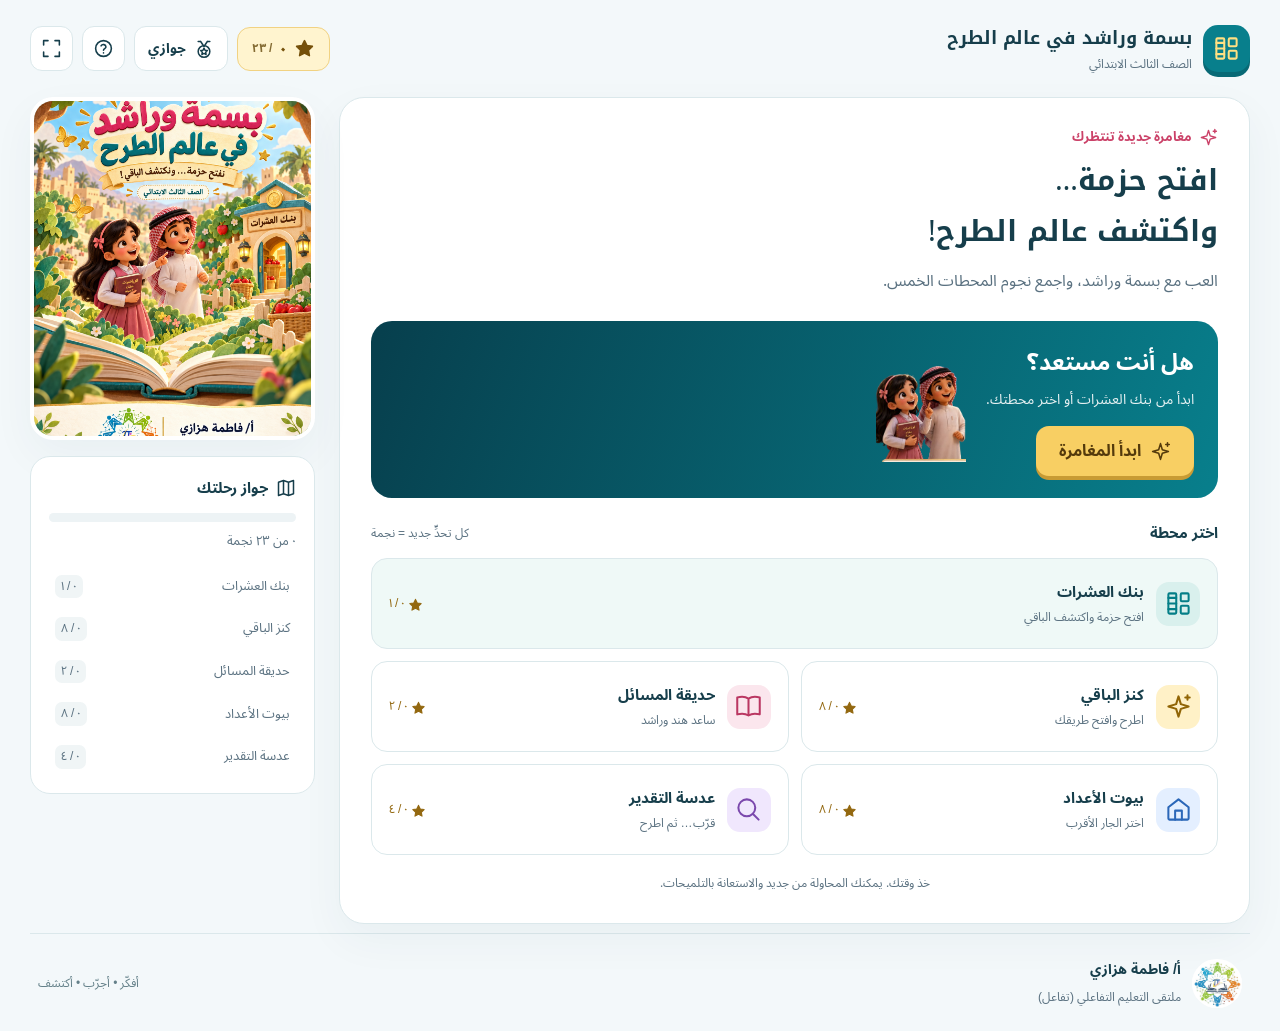
<file: source/index.html>
<!doctype html>
<html lang="ar" dir="rtl">
<head>
<meta charset="utf-8">
<meta name="viewport" content="width=device-width, initial-scale=1">
<meta name="theme-color" content="#087f8c">
<title>بسمة وراشد في عالم الطرح</title>
<meta name="description" content="لعبة تعليمية للصف الثالث: بنك العشرات، الطرح، المسائل، التقريب والتقدير. أ/ فاطمة هزازي، ملتقى التعليم التفاعلي (تفاعل).">
<link rel="icon" type="image/svg+xml" href="data:image/svg+xml,%3Csvg xmlns='http://www.w3.org/2000/svg' viewBox='0 0 64 64'%3E%3Crect width='64' height='64' rx='16' fill='%23087f8c'/%3E%3Cpath d='M16 32h32' stroke='%23ffd468' stroke-width='9' stroke-linecap='round'/%3E%3C/svg%3E">
<link rel="stylesheet" href="style.css">
</head>
<body>
<div id="app"></div>
<noscript>تحتاج هذه اللعبة إلى تفعيل JavaScript لتشغيل الأنشطة.</noscript>
<script type="module" src="app.mjs"></script>
</body>
</html>
</file>
<file: source/style.css>
@font-face{font-family:Noto;src:url('assets/NotoSansArabic-Regular.ttf') format('truetype');font-display:swap;font-weight:400}
@font-face{font-family:Noto;src:url('assets/NotoSansArabic-Bold.ttf') format('truetype');font-display:swap;font-weight:700}
@font-face{font-family:Kufi;src:url('assets/NotoKufiArabic-Bold.ttf') format('truetype');font-display:swap;font-weight:700}
:root{--teal:#087f8c;--dark:#163e4b;--pink:#cb4168;--gold:#f4bc40;--ink:#263b4a;--muted:#5a7180;--line:#dbe8eb;--mint:#e8f6f5;--white:#fff;--shadow:0 16px 44px #1646500c}
*{box-sizing:border-box}body{margin:0;background:#f3f8fa;color:var(--ink);font-family:Noto,Arial,sans-serif;line-height:1.8;font-size:16px}button,input{font:inherit}button{cursor:pointer}button:disabled{cursor:default}button,a,input{-webkit-tap-highlight-color:transparent}button:focus-visible,a:focus-visible,input:focus-visible{outline:3px solid #ab3975;outline-offset:4px}button{transition:transform .16s,box-shadow .16s,background .16s}button:not(:disabled):active{transform:translateY(2px)}button svg{flex-shrink:0}h1,h2,h3,p{margin:0}h1,h2,h3{line-height:1.75}svg{vertical-align:middle}.app-wrap{max-width:1280px;margin:auto;padding:22px 30px 0}.topbar{display:flex;align-items:center;justify-content:space-between;gap:14px;margin-bottom:21px}.brand{display:flex;align-items:center;gap:11px}.brand-icon{background:var(--teal);color:#ffe082;width:47px;height:47px;display:grid;place-items:center;border-radius:15px;box-shadow:0 5px 0 #086975}.brand-name{font-family:Kufi,Noto,sans-serif;font-size:18px;color:var(--dark)}.brand-small{color:var(--muted);font-size:12px}.tools{display:flex;gap:9px;align-items:center}.icon-button,.text-button{border:1px solid var(--line);background:#fff;border-radius:12px;padding:8px 13px;min-height:45px;display:inline-flex;align-items:center;gap:8px;color:var(--dark);font-size:14px;font-weight:700}.icon-button{padding:10px}.score-pill{background:#fff4cf;border:1px solid #f1d282;color:#75500a;border-radius:13px;padding:5px 14px;font-weight:700;display:flex;gap:8px;align-items:center;white-space:nowrap;font-size:18px}.score-pill small{font-size:12px;color:#846b33}.main-layout{display:grid;grid-template-columns:minmax(0,1fr) 285px;gap:24px;align-items:start}.play-panel{background:#fff;border:1px solid var(--line);border-radius:25px;box-shadow:var(--shadow);min-height:642px;overflow:hidden}.panel-inner{padding:28px 31px}.side-panel{position:sticky;top:20px;display:flex;flex-direction:column;gap:16px}.world-picture{border-radius:23px;overflow:hidden;border:4px solid #fff;box-shadow:var(--shadow);background:#d3eef1}.world-picture img{display:block;width:100%;height:335px;object-fit:cover;object-position:50% 38%}.journey-box{background:#fff;border:1px solid var(--line);border-radius:20px;padding:18px}.journey-box h3{font-size:15px;display:flex;align-items:center;gap:8px;color:var(--dark)}.progress-line{height:9px;border-radius:9px;background:#edf3f5;overflow:hidden;margin:12px 0 8px}.progress-line>span{display:block;background:linear-gradient(90deg,#23b3aa,#098797);height:100%;border-radius:9px;transition:width .3s}.journey-box .small{font-size:13px;color:var(--muted)}.mini-stage-list{display:grid;gap:7px;margin-top:15px}.mini-stage{border:0;background:transparent;display:flex;align-items:center;justify-content:space-between;text-align:right;width:100%;border-radius:10px;padding:6px;color:var(--muted);font-size:13px;gap:10px}.mini-stage.active{background:var(--mint);color:var(--teal);font-weight:700}.mini-stage .count{white-space:nowrap;background:#f0f5f6;border-radius:7px;padding:1px 6px;font-size:12px}.mini-stage.done .count{color:#15764d;background:#e5f5eb}.intro-label{color:var(--pink);font-size:13px;font-weight:700;display:flex;align-items:center;gap:7px;margin-bottom:7px}.home-title{font-family:Kufi,Noto,sans-serif;font-size:29px;color:var(--dark);max-width:560px}.home-desc{font-size:16px;color:var(--muted);margin-top:9px}.start-card{background:linear-gradient(110deg,#073f4d,#087f8c);color:white;display:flex;align-items:center;gap:20px;border-radius:21px;margin:25px 0 22px;padding:22px 24px;position:relative;overflow:hidden}.start-card h2{font-size:23px}.start-card p{font-size:14px;opacity:.9;margin:4px 0 14px}.start-card .friends{width:90px;height:133px;object-fit:contain;align-self:end;flex-shrink:0}.primary,.secondary{border:0;border-radius:13px;min-height:50px;padding:10px 23px;display:inline-flex;align-items:center;justify-content:center;gap:9px;font-weight:700;font-size:16px}.primary{background:var(--teal);color:#fff;box-shadow:0 4px 0 #086571}.primary:not(:disabled):hover{background:#08717d;box-shadow:0 6px 0 #086571;transform:translateY(-1px)}.primary.gold{background:#f8cf63;color:#543a0c;box-shadow:0 4px 0 #c89b34}.secondary{border:1px solid var(--line);background:#fff;color:var(--teal);box-shadow:0 3px 0 #e6eff1}.primary:disabled,.secondary:disabled{opacity:.45;box-shadow:none}.section-label{display:flex;align-items:center;justify-content:space-between;gap:10px;margin-bottom:12px;font-size:15px;color:var(--dark)}.section-label span{font-size:12px;color:var(--muted);font-weight:400}.station-grid{display:grid;grid-template-columns:repeat(2,minmax(0,1fr));gap:12px}.station-card{border:1px solid var(--line);border-radius:16px;background:#fff;padding:15px 17px;display:flex;align-items:center;text-align:right;gap:12px;min-height:91px;position:relative}.station-card:hover{border-color:var(--teal);box-shadow:0 8px 20px #08697510;transform:translateY(-2px)}.station-card:first-child{grid-column:1/-1;background:#eff9f7}.station-icon{width:44px;height:44px;display:grid;place-items:center;border-radius:13px;flex-shrink:0}.teal .station-icon{color:#047e87;background:#d9f0ed}.gold .station-icon{color:#916506;background:#fff1c7}.pink .station-icon{color:#ba3762;background:#fbe6ed}.blue .station-icon{color:#2b67b8;background:#e4efff}.purple .station-icon{color:#7b48ad;background:#f0e7fd}.station-name{font-weight:700;font-size:15px;color:var(--dark)}.station-desc{font-size:12px;color:var(--muted);margin-top:1px}.station-stars{margin-right:auto;color:#936810;font-size:12px;white-space:nowrap}.station-stars svg{width:15px}.footnote{font-size:12px;color:var(--muted);margin-top:18px;text-align:center}.page-footer{display:flex;align-items:center;justify-content:space-between;gap:20px;padding:23px 8px 20px;margin-top:9px;border-top:1px solid var(--line);color:var(--muted)}.credit{display:flex;gap:11px;align-items:center}.credit img{width:50px;height:49px;object-fit:contain;background:#fff;border-radius:50%}.credit strong{font-size:14px;color:var(--dark);display:block}.credit span{font-size:12px}.footer-word{font-size:12px;color:#648089}.stage-header{display:flex;align-items:center;justify-content:space-between;gap:14px;padding:19px 26px;border-bottom:1px solid var(--line);background:#fcfefe}.stage-label{font-size:12px;color:var(--pink);font-weight:700}.stage-header h2{font-family:Kufi,Noto,sans-serif;font-size:20px;color:var(--dark)}.stage-controls{display:flex;gap:7px}.stage-controls .text-button{font-size:12px;padding:7px 10px;min-height:41px}.challenge-counter{font-size:13px;color:var(--muted);display:flex;justify-content:space-between;align-items:center;gap:10px}.done-tag{font-size:12px;color:#168051;display:inline-flex;align-items:center;gap:4px}.prompt{font-size:21px;color:var(--dark);font-weight:700;margin:16px 0}.equation{direction:rtl;display:flex;align-items:center;justify-content:center;gap:24px;font-size:46px;line-height:1.6;font-weight:700;letter-spacing:0;padding:14px 9px}.equation>.sign{font-size:33px;color:#6d858e}.equation .answer-placeholder{border-bottom:3px dashed #b9d4d8;min-width:65px;text-align:center;color:var(--teal)}.equation .answer{color:var(--teal)}.equation.small{font-size:34px;gap:20px;padding:0 5px 10px}.question-board{background:#f5fafb;border:1px solid #e1edf0;border-radius:19px;padding:13px 18px;margin:14px 0 22px}.choices{display:grid;grid-template-columns:repeat(2,minmax(0,1fr));gap:14px}.choice{border:2px solid var(--line);border-bottom-width:5px;border-radius:16px;background:#fff;color:var(--dark);font-size:29px;font-weight:700;padding:15px;min-height:77px;position:relative}.choice:hover:not(:disabled){border-color:#68b9bc;background:#f1fbfa}.choice.wrong{background:#fff0f2;border-color:#e8a0b5;animation:shake .25s}.choice.correct{color:#16714e;border-color:#78bfa2;background:#eaf9f1}.choice.correct:after{content:'✓';position:absolute;left:14px;top:19px;font-size:19px}.choice:disabled:not(.correct){opacity:.58}.feedback{margin-top:18px;border-radius:13px;padding:12px 16px;display:flex;align-items:flex-start;gap:9px;font-size:15px;min-height:55px;background:#f0f7f8;color:var(--dark)}.feedback.success{background:#e8f7ee;color:#176347;border:1px solid #c3e7d1}.feedback.retry{background:#fff4e1;color:#79540d;border:1px solid #f2daaa}.feedback svg{margin-top:4px;flex-shrink:0}.feedback-space{min-height:67px}.help-tip{padding:13px 17px;border-radius:12px;background:#fff6db;font-size:14px;color:#705114;margin-top:14px;border-right:3px solid var(--gold)}.bottom-actions{display:flex;align-items:center;justify-content:space-between;gap:12px;margin-top:22px}.bottom-actions .secondary{font-size:14px;min-height:45px;padding:7px 14px}.step-list{display:flex;gap:8px;margin-bottom:18px}.step{font-size:12px;display:flex;align-items:center;justify-content:center;gap:7px;flex:1;padding:7px;border-radius:10px;background:#f1f5f6;color:var(--muted)}.step b{font-size:12px;border:1px solid currentColor;border-radius:50%;width:23px;height:23px;display:grid;place-items:center}.step.active{background:#ddf1ef;color:#08707c;font-weight:700}.step.done{background:#e6f6ed;color:#22754e}.bank-story{font-size:17px;background:#fff7df;border:1px solid #f2dfae;padding:12px 18px;border-radius:14px;color:#604b1b;margin-bottom:18px}.bank-story strong{font-size:19px}.place-board{display:grid;grid-template-columns:repeat(2,minmax(0,1fr));direction:rtl;border:2px solid #d5e8e9;border-radius:19px;overflow:hidden}.place{padding:14px 16px 16px;background:#fcfefe;min-height:234px;text-align:center}.place+.place{border-right:2px solid #d5e8e9}.place h3{font-size:16px;color:var(--teal)}.place-note{font-size:12px;color:var(--muted);margin-top:3px;min-height:23px}.blocks-tray{display:flex;align-items:flex-end;justify-content:center;flex-wrap:wrap;gap:16px;min-height:140px;padding:13px 0 4px}.ones-tray{display:grid;grid-template-columns:repeat(5,37px);gap:9px;align-content:center;justify-content:center;min-height:140px}.block{border:0;position:relative;padding:0;background:transparent;display:inline-flex;align-items:center;justify-content:center;touch-action:manipulation;transition:opacity .15s,transform .15s;animation:appear .35s}.block:hover:not(:disabled){transform:translateY(-3px)}.unit{width:37px;height:39px;background:linear-gradient(145deg,#55c6ba,#1eaa9f);border:1px solid #188e87;box-shadow:inset 3px 3px 0 #ffffff45,3px 4px 0 #157f7928;border-radius:4px}.rod{height:123px;width:31px;display:grid;grid-template-rows:repeat(10,1fr);border:1px solid #cb972d;background:#efbd57;box-shadow:inset 3px 0 0 #ffffff40,4px 4px 0 #a7782220;border-radius:4px;overflow:hidden}.rod span{border-bottom:1px solid #ca9232;background:linear-gradient(90deg,#f8d583,#edb446);width:100%;height:100%}.rod span:last-child{border:0}.block.removed{opacity:.4;box-shadow:none}.block.removed:before,.block.removed:after{content:'';position:absolute;width:3px;height:112%;background:#a92256;top:-6%;left:50%;border-radius:2px;transform:rotate(24deg)}.block.removed:after{transform:rotate(-24deg)}.unit.removed:before{transform:rotate(43deg)}.unit.removed:after{transform:rotate(-43deg)}.empty-ones{grid-column:1/-1;color:#7b969f;font-size:14px;border:1px dashed #c8dde0;border-radius:12px;padding:17px 8px}.bank-invariant{text-align:center;font-size:13px;color:#4d727c;margin-top:11px}.bank-task{display:flex;align-items:center;justify-content:center;gap:12px;flex-wrap:wrap;margin-top:18px}.selection-counter{display:flex;gap:10px;justify-content:center;margin-top:15px;flex-wrap:wrap}.selection-counter span{border-radius:9px;background:#f1f7f7;color:var(--teal);padding:5px 13px;font-size:13px}.answer-input{width:106px;min-height:52px;border:2px solid #c6dde1;background:#fff;border-radius:12px;text-align:center;font-size:28px;color:var(--dark);font-weight:700;padding:3px 7px;direction:ltr}.answer-input:focus{border-color:var(--teal)}.answer-input[aria-invalid=true]{border-color:#ce5375;background:#fff5f7}.bank-task label{font-size:16px;font-weight:700}.bank-complete{text-align:center;padding:15px 4px 0}.bank-complete .equation{font-size:34px;padding:4px}.story-title{font-size:22px;color:var(--dark);font-weight:700;margin-bottom:12px}.story-copy{font-size:20px;line-height:2.05;color:#294657}.part-whole{display:grid;grid-template-columns:repeat(3,1fr);gap:10px;margin:21px 0}.part-cell{background:#edf7f6;padding:11px 5px;border-radius:13px;text-align:center}.part-cell:last-child{background:#fff4d4}.part-cell p{font-size:12px;color:#587982}.part-cell strong{font-size:26px;color:var(--dark)}.round-prompt{text-align:center;margin-top:16px}.round-prompt strong{font-size:42px;color:var(--teal);display:block;line-height:1.7}.round-prompt span{font-size:19px;font-weight:700}.number-line{width:100%;height:auto;min-height:116px;display:block;margin:11px 0 18px}.number-line text{font-family:Noto,Arial,sans-serif;font-size:20px;fill:var(--dark);font-weight:700}.number-line .small-number{font-size:15px;fill:#758992}.houses{display:grid;grid-template-columns:repeat(2,minmax(0,1fr));gap:22px;direction:ltr}.house-choice{direction:rtl;min-height:106px;display:flex;flex-direction:column;align-items:center;justify-content:center;gap:0}.house-choice svg{color:#5ca7ac;margin-bottom:0}.house-choice span{font-size:32px}.estimate-intro{display:flex;gap:10px;background:#eff8f8;border-radius:13px;padding:10px 16px;margin:11px 0;color:var(--teal);align-items:center;font-size:14px}.estimate-fields{display:grid;grid-template-columns:repeat(3,1fr);gap:13px;margin:19px 0 21px}.estimate-cell{background:#f4f9fa;border-radius:15px;padding:13px 8px;text-align:center}.estimate-cell:last-child{background:#fff5d9}.estimate-cell label{font-size:13px;font-weight:700;display:block;margin-bottom:11px;line-height:1.8;min-height:46px}.estimate-cell .answer-input{width:100%;max-width:124px;font-size:27px}.hint-numberline{font-size:13px;color:var(--muted);text-align:center}.finish-screen{text-align:center;padding:40px 28px}.finish-icon{width:83px;height:83px;border-radius:50%;display:grid;place-items:center;background:#fff2bd;color:#bc850b;margin:0 auto 15px;border:5px solid #fff8dc}.finish-screen h2{font-family:Kufi,Noto,sans-serif;font-size:26px;color:var(--dark)}.finish-screen p{margin:13px 0 24px;color:var(--muted);font-size:17px}.finish-stars{display:flex;justify-content:center;gap:10px;margin:20px 0;color:var(--gold)}.finish-actions{display:flex;flex-wrap:wrap;gap:12px;justify-content:center}.modal-backdrop{position:fixed;inset:0;background:#073745a8;z-index:50;display:flex;align-items:center;justify-content:center;padding:22px;backdrop-filter:blur(4px)}.modal{background:#fff;border-radius:25px;width:min(630px,100%);max-height:90dvh;overflow:auto;padding:29px;box-shadow:0 25px 70px #001d2850;position:relative}.modal .close-modal{position:absolute;left:18px;top:17px}.modal h2{font-family:Kufi,Noto,sans-serif;font-size:23px;color:var(--dark);padding-left:38px}.modal-lead{color:var(--muted);margin:10px 0 18px;font-size:15px}.help-list{list-style:none;padding:0;display:grid;gap:13px;margin:22px 0}.help-list li{display:flex;gap:12px;padding:12px 15px;border:1px solid var(--line);border-radius:13px;font-size:15px;align-items:center}.help-list .n{background:#e4f4f1;color:var(--teal);height:29px;width:29px;border-radius:9px;text-align:center;flex-shrink:0;font-weight:700}.passport{border:3px double #dfb755;padding:24px 18px;border-radius:15px;background:linear-gradient(135deg,#fffdf3,#fff)}.passport-title{text-align:center;font-family:Kufi,Noto,sans-serif;font-size:22px;color:var(--dark)}.passport-score{text-align:center;font-size:31px;font-weight:700;color:#a87509;margin:13px 0 20px}.passport-grid{display:grid;grid-template-columns:repeat(2,1fr);gap:11px}.stamp{border:1px dashed #b9d4d7;border-radius:14px;padding:13px 8px;text-align:center;color:#607e87;background:#fff}.stamp.complete{border:2px solid #e4be54;background:#fff6d7;color:#71531b}.stamp strong{font-size:13px;display:block;margin-top:4px}.stamp small{font-size:12px}.stamp:last-child{grid-column:1/-1}.passport-credit{display:flex;align-items:center;justify-content:center;gap:12px;margin-top:22px;font-size:12px;color:var(--dark)}.passport-credit img{width:52px;height:52px;object-fit:contain}.modal-actions{display:flex;justify-content:center;gap:10px;margin-top:20px}.celebration{pointer-events:none;position:fixed;inset:0;overflow:hidden;z-index:70}.confetti{position:absolute;left:var(--x);top:-50px;color:var(--color);animation:fall 1.7s var(--delay) ease-in forwards}.confetti svg{width:var(--size);height:var(--size)}.sr-only{position:absolute;width:1px;height:1px;padding:0;overflow:hidden;clip:rect(0,0,0,0);white-space:nowrap;border:0}.mobile-journey{display:none}.print-only{display:none}
@keyframes appear{from{transform:translateY(-9px);opacity:.4}to{transform:translateY(0);opacity:1}}@keyframes shake{25%{transform:translateX(4px)}75%{transform:translateX(-4px)}}@keyframes fall{to{transform:translateY(105vh) rotate(180deg);opacity:0}}
@media(min-width:1440px){.app-wrap{padding-top:30px}.play-panel{min-height:700px}.world-picture img{height:380px}.panel-inner{padding:32px 38px}.start-card{padding:27px}}
@media(max-width:1000px){.main-layout{grid-template-columns:minmax(0,1fr) 220px;gap:16px}.app-wrap{padding:17px 20px 0}.world-picture img{height:285px}.panel-inner{padding:24px}.journey-box{padding:14px}.brand-name{font-size:15px}.home-title{font-size:25px}.ones-tray{grid-template-columns:repeat(5,31px);gap:6px}.unit{width:31px;height:34px}.place{padding:12px}.equation{gap:18px;font-size:42px}.tools{gap:7px}}
@media(max-width:800px){.main-layout{display:block}.side-panel{display:none}.mobile-journey{display:block;font-size:12px;color:var(--muted);margin-top:9px}.app-wrap{padding:14px 15px 0}.topbar{margin-bottom:15px}.brand-name{font-size:14px}.brand-small{font-size:11px}.brand-icon{width:40px;height:40px;border-radius:12px}.tools .wide-label{display:none}.score-pill{font-size:16px;padding:5px 10px}.icon-button{min-height:41px;padding:8px}.topbar .text-button{min-height:41px;padding:7px 9px}.play-panel{min-height:630px}.panel-inner{padding:23px}.page-footer{margin-top:17px;padding:15px 3px;flex-wrap:wrap;justify-content:center}.footer-word{display:none}.start-card .friends{width:105px;height:153px}.home-title{font-size:25px}}
@media(max-width:480px){.app-wrap{padding:10px 9px 0}.topbar{gap:6px}.brand{gap:7px}.brand-icon{display:none}.brand-name{font-size:13px}.brand-small{font-size:10px}.tools{gap:5px}.tools .fullscreen-tool{display:none}.score-pill{padding:4px 9px;font-size:16px;gap:5px}.score-pill small{display:none}.icon-button svg{width:19px}.panel-inner{padding:19px 15px}.play-panel{border-radius:20px}.home-title{font-size:22px}.home-desc{font-size:15px}.start-card{padding:17px 15px;gap:8px;margin-top:20px}.start-card h2{font-size:20px}.start-card p{font-size:13px}.start-card .friends{width:78px;height:122px}.primary,.secondary{padding:9px 16px;font-size:15px;min-height:48px}.station-grid{gap:9px}.station-card{padding:11px 10px;gap:9px;flex-wrap:wrap;min-height:106px}.station-card:first-child{min-height:83px;flex-wrap:nowrap}.station-icon{width:34px;height:35px;border-radius:10px}.station-icon svg{width:22px}.station-name{font-size:13px}.station-desc{font-size:11px;line-height:1.8}.station-stars{font-size:11px}.station-card:not(:first-child) .station-stars{display:none}.section-label span{font-size:11px}.stage-header{padding:15px 14px;gap:8px}.stage-header h2{font-size:17px}.stage-controls .text-button{font-size:11px;padding:7px 8px}.stage-controls{gap:5px}.stage-label{font-size:11px}.prompt{font-size:19px}.equation{font-size:36px;gap:13px}.equation>.sign{font-size:26px}.equation .answer-placeholder{min-width:45px}.question-board{padding:10px 7px}.choice{font-size:27px;min-height:76px;padding:12px}.feedback{font-size:14px}.bottom-actions{gap:8px}.bottom-actions .secondary{font-size:12px;padding:7px 11px}.bottom-actions .primary{font-size:14px;padding:9px 14px}.step-list{gap:5px}.step{font-size:10px;padding:6px 3px;gap:5px;line-height:1.6}.step b{width:20px;height:20px;font-size:11px}.bank-story{font-size:15px;padding:10px 12px}.bank-story strong{font-size:17px}.place{padding:11px 7px;min-height:215px}.place h3{font-size:15px}.place-note{font-size:10px}.ones-tray{grid-template-columns:repeat(5,24px);gap:5px}.unit{width:24px;height:29px}.blocks-tray{gap:9px}.rod{width:25px;height:119px}.selection-counter span{font-size:11px;padding:5px 8px}.bank-task{gap:8px}.bank-task label{font-size:14px}.bank-task .answer-input{width:77px}.bank-invariant{font-size:12px}.story-copy{font-size:18px}.part-whole{gap:7px}.part-cell p{font-size:10px}.part-cell strong{font-size:25px}.round-prompt span{font-size:18px}.houses{gap:15px}.house-choice{min-height:112px}.estimate-fields{gap:7px}.estimate-cell{padding:10px 5px}.estimate-cell label{font-size:11px;min-height:43px}.estimate-cell .answer-input{font-size:24px;min-height:50px}.modal-backdrop{padding:12px}.modal{padding:23px 16px;border-radius:20px}.modal h2{font-size:20px}.passport{padding:20px 12px}.passport-grid{gap:8px}.passport-title{font-size:19px}.passport-credit{font-size:10px}.finish-screen{padding:33px 16px}.finish-screen h2{font-size:23px}}
@media(prefers-reduced-motion:reduce){*,*:before,*:after{animation:none!important;transition:none!important}.celebration{display:none}}
@media(max-width:480px){.ones-tray{grid-template-columns:repeat(2,36px);gap:8px;min-height:226px}.unit{width:36px;height:37px}.blocks-tray{min-height:226px;align-items:center}.place{min-height:292px}.rod{width:32px;height:157px}}
@media print{@page{size:A4 portrait;margin:18mm}body{background:white}.app-wrap,.celebration{display:none!important}.modal-backdrop{position:static;display:block;background:white;padding:0;backdrop-filter:none}.modal{width:100%;max-height:none;box-shadow:none;border-radius:0;padding:0;overflow:visible}.modal>.close-modal,.modal>h2,.modal>.modal-lead,.modal-actions{display:none!important}.passport{padding:24mm 12mm}.passport-title{font-size:26px}.passport-score{font-size:34px}.stamp{padding:18px}.passport-credit{margin-top:30px}.print-only{display:block}}

/* Ten equal segments remain visible inside every tens rod. */
.rod{grid-template-columns:minmax(0,1fr);align-items:stretch;justify-items:stretch;justify-content:stretch}
.rod span{display:block;min-width:0;min-height:0}

/* Optional, interactive support between each subtraction question and its answers. */
.question-model{border:1px solid #cce4e3;border-radius:18px;background:#f8fcfc;padding:17px 18px;margin:20px 0}
.model-heading{display:flex;align-items:center;justify-content:space-between;gap:12px}
.model-heading h3{font-size:17px;display:flex;align-items:center;gap:8px;color:var(--teal)}
.model-toggle{font-size:13px;padding:6px 10px;min-height:40px;flex-shrink:0}
.model-brief{color:#55767f;font-size:14px;margin-top:10px}
.model-instruction{background:#edf7f5;border-radius:11px;padding:9px 12px;margin:10px 0 13px;font-size:15px;font-weight:700;color:#176473}
.model-board .place{padding:12px 10px 14px;min-height:215px}
.model-board h4{margin:0 0 12px;font-size:16px;color:var(--teal)}
.model-ones-grid{display:grid;grid-template-columns:repeat(5,32px);gap:8px;align-content:center;justify-content:center;min-height:166px}
.model-tens-grid{display:flex;flex-wrap:wrap;align-items:center;align-content:center;justify-content:center;gap:12px 10px;min-height:166px}
.model-board .unit{width:32px;height:32px}
.model-board .rod{width:28px;height:166px}
.model-empty{grid-column:1/-1;font-size:14px;color:#718e97;padding:14px 5px;line-height:1.8}
.model-invariant{font-size:13px;color:#51747d;text-align:center;margin-top:9px;line-height:1.9}
.model-exchange{display:flex;justify-content:center;margin-top:13px}
.model-exchange .primary{font-size:15px;padding:9px 17px}
.model-counters{margin-top:11px;gap:7px}
.model-counters span{font-size:13px;padding:4px 10px;background:#eaf4f3}
.model-message{font-size:14px;color:#176c66;text-align:center;line-height:1.8;margin-top:11px;min-height:25px}
.model-alert{color:#8b5110;background:#fff1d8;border-radius:9px;padding:7px}
.model-bottom{display:flex;justify-content:space-between;align-items:center;gap:10px;margin-top:11px}
.model-reset{font-size:13px;padding:6px 10px;min-height:40px}
.model-bottom>span{font-size:13px;color:#607e87}
.model-choice-label{font-size:16px;color:var(--dark);margin:0 0 11px}
@media(min-width:801px) and (max-width:1040px){.model-ones-grid{grid-template-columns:repeat(4,30px);gap:7px}.model-board .unit{width:30px;height:30px}.model-tens-grid{gap:10px 8px}.model-board .rod{width:26px;height:154px}}
@media(max-width:550px){.question-model{padding:14px 10px}.model-heading{gap:8px}.model-heading h3{font-size:15px;gap:5px}.model-toggle{font-size:12px;padding:5px 8px}.model-board .place{padding:11px 7px 13px}.model-ones-grid{grid-template-columns:repeat(3,30px);gap:8px;min-height:150px}.model-board .unit{width:30px;height:30px}.model-tens-grid{gap:10px 7px;min-height:150px}.model-board .rod{width:24px;height:150px}.model-brief,.model-instruction{font-size:14px}.model-counters span{font-size:12px;padding:4px 7px}.model-bottom{flex-wrap:wrap}.model-bottom>span{font-size:12px}.model-invariant{font-size:12px}}
</file>
